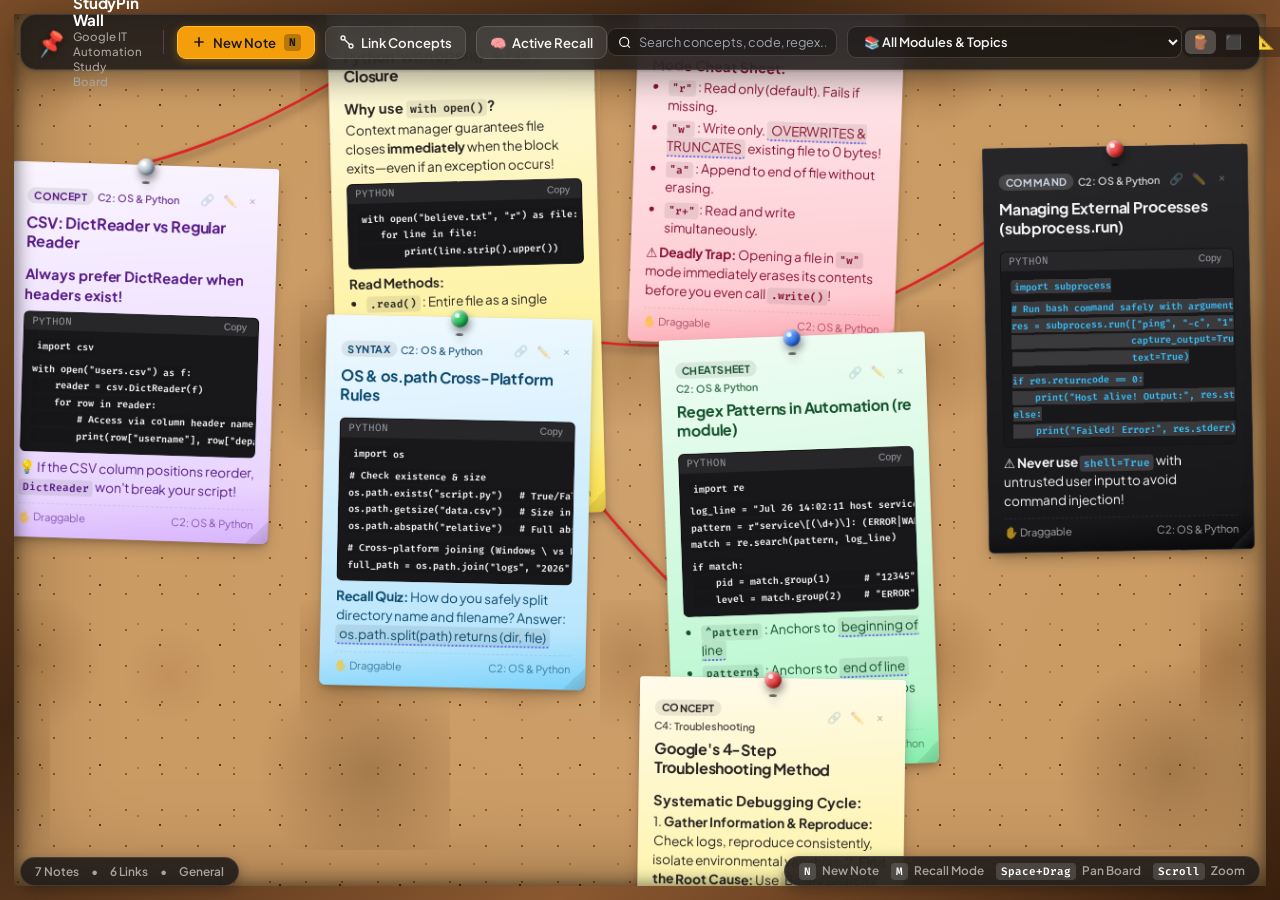
<file: index.html>
<!DOCTYPE html>
<html lang="en">
<head>
  <meta charset="UTF-8">
  <meta name="viewport" content="width=device-width, initial-scale=1.0">
  <title>StudyPin — Google IT Automation Concept Wall</title>
  <link rel="stylesheet" href="style.css">
  <link rel="preconnect" href="https://fonts.googleapis.com">
  <link rel="preconnect" href="https://fonts.gstatic.com" crossorigin>
  <link href="https://fonts.googleapis.com/css2?family=Caveat:wght@600;700&family=Fira+Code:wght@400;500;600&family=Plus+Jakarta+Sans:wght@400;500;600;700;800&display=swap" rel="stylesheet">
</head>
<body class="theme-corkboard">
  <!-- Top Navigation / Control Bar -->
  <header class="app-header">
    <div class="header-left">
      <div class="brand">
        <span class="brand-pin">📌</span>
        <div>
          <h1 class="brand-title">StudyPin Wall</h1>
          <p class="brand-subtitle">Google IT Automation Study Board</p>
        </div>
      </div>

      <div class="divider"></div>

      <!-- Quick Action Buttons -->
      <button id="btn-new-note" class="btn btn-primary" title="Create a new sticky note (Hotkey: N)">
        <svg width="16" height="16" viewBox="0 0 24 24" fill="none" stroke="currentColor" stroke-width="2.5"><path d="M12 5v14M5 12h14"/></svg>
        <span>New Note</span>
        <kbd>N</kbd>
      </button>

      <button id="btn-toggle-string-mode" class="btn btn-secondary" title="Connect two notes with yarn/string">
        <svg width="16" height="16" viewBox="0 0 24 24" fill="none" stroke="currentColor" stroke-width="2"><circle cx="6" cy="6" r="3"/><circle cx="18" cy="18" r="3"/><path d="M8.5 8.5l7 7"/></svg>
        <span>Link Concepts</span>
      </button>

      <button id="btn-recall-mode" class="btn btn-toggle" title="Active recall mode: blur code & answers until clicked (Hotkey: M)">
        <span class="icon">🧠</span>
        <span>Active Recall</span>
      </button>
    </div>

    <!-- Center Module Filter & Search -->
    <div class="header-center">
      <div class="search-box">
        <svg width="15" height="15" viewBox="0 0 24 24" fill="none" stroke="currentColor" stroke-width="2.2"><circle cx="11" cy="11" r="8"/><path d="m21 21-4.3-4.3"/></svg>
        <input type="text" id="input-search" placeholder="Search concepts, code, regex... (/)" />
        <button id="btn-clear-search" class="btn-clear hidden">&times;</button>
      </div>

      <div class="filter-dropdown-wrapper">
        <select id="select-module-filter" class="select-filter">
          <option value="all">📚 All Modules & Topics</option>
          <option value="c1">Course 1: Python Crash Course</option>
          <option value="c2">Course 2: Python & OS (Files, CSV, Regex)</option>
          <option value="c3">Course 3: Git & GitHub</option>
          <option value="c4">Course 4: Troubleshooting & Debugging</option>
          <option value="c5">Course 5: Configuration Management (Puppet)</option>
          <option value="c6">Course 6: Real-World Automation</option>
          <option value="custom">📌 Custom Notes</option>
        </select>
      </div>
    </div>

    <!-- Right Controls: View, Themes, Tools -->
    <div class="header-right">
      <!-- Theme Switcher -->
      <div class="theme-picker" title="Wall texture / surface">
        <button class="theme-btn active" data-theme="corkboard" title="Corkboard Wall">🪵</button>
        <button class="theme-btn" data-theme="slate" title="Slate Tech Dark">⬛</button>
        <button class="theme-btn" data-theme="blueprint" title="Blueprint Grid">📐</button>
        <button class="theme-btn" data-theme="clean" title="Studio Light">📄</button>
      </div>

      <div class="divider"></div>

      <!-- Canvas zoom/pan helper -->
      <div class="zoom-controls">
        <button id="btn-zoom-out" class="icon-btn" title="Zoom Out (-)">−</button>
        <button id="btn-zoom-reset" class="zoom-level" title="Reset Zoom">100%</button>
        <button id="btn-zoom-in" class="icon-btn" title="Zoom In (+)">+</button>
      </div>

      <button id="btn-tidy-board" class="icon-btn" title="Tidy up & auto-arrange notes">
        <svg width="16" height="16" viewBox="0 0 24 24" fill="none" stroke="currentColor" stroke-width="2"><path d="M3 3h7v7H3zM14 3h7v7h-7zM14 14h7v7h-7zM3 14h7v7H3z"/></svg>
      </button>

      <button id="btn-menu-settings" class="icon-btn" title="Backup, Import, Starter Notes, Info">
        <svg width="17" height="17" viewBox="0 0 24 24" fill="none" stroke="currentColor" stroke-width="2"><circle cx="12" cy="12" r="3"/><path d="M19.4 15a1.65 1.65 0 0 0 .33 1.82l.06.06a2 2 0 0 1 0 2.83 2 2 0 0 1-2.83 0l-.06-.06a1.65 1.65 0 0 0-1.82-.33 1.65 1.65 0 0 0-1 1.51V21a2 2 0 0 1-2 2 2 2 0 0 1-2-2v-.09A1.65 1.65 0 0 0 9 19.4a1.65 1.65 0 0 0-1.82.33l-.06.06a2 2 0 0 1-2.83 0 2 2 0 0 1 0-2.83l.06-.06a1.65 1.65 0 0 0 .33-1.82 1.65 1.65 0 0 0-1.51-1H3a2 2 0 0 1-2-2 2 2 0 0 1 2-2h.09A1.65 1.65 0 0 0 4.6 9a1.65 1.65 0 0 0-.33-1.82l-.06-.06a2 2 0 0 1 0-2.83 2 2 0 0 1 2.83 0l.06.06a1.65 1.65 0 0 0 1.82.33H9a1.65 1.65 0 0 0 1-1.51V3a2 2 0 0 1 2-2 2 2 0 0 1 2 2v.09a1.65 1.65 0 0 0 1 1.51 1.65 1.65 0 0 0 1.82-.33l.06-.06a2 2 0 0 1 2.83 0 2 2 0 0 1 0 2.83l-.06.06a1.65 1.65 0 0 0-.33 1.82V9a1.65 1.65 0 0 0 1.51 1H21a2 2 0 0 1 2 2 2 2 0 0 1-2 2h-.09a1.65 1.65 0 0 0-1.51 1z"/></svg>
      </button>
    </div>
  </header>

  <!-- Notification Banner / String link instructions -->
  <div id="banner-notification" class="notification-banner hidden">
    <span id="banner-message">Connecting notes... Click the first note, then the second note to pin a yarn.</span>
    <button id="btn-cancel-string-mode" class="btn-banner-action">Cancel (Esc)</button>
  </div>

  <!-- The Interactive Wall Container -->
  <main id="board-viewport" class="board-viewport">
    <div id="board-canvas" class="board-canvas">
      <!-- SVG Connecting Yarn / Strings Layer -->
      <svg id="svg-strings" class="svg-strings" xmlns="http://www.w3.org/2000/svg"></svg>

      <!-- Pinned Sticky Notes Container -->
      <div id="notes-container" class="notes-container">
        <!-- Sticky notes dynamically rendered here -->
      </div>
    </div>
  </main>

  <!-- Bottom Floating HUD & Shortcuts Hint -->
  <footer class="app-hud">
    <div class="hud-stats">
      <span id="hud-note-count">0 Notes</span> &bull; 
      <span id="hud-string-count">0 Links</span> &bull; 
      <span id="hud-filter-label">All Courses</span>
    </div>
    <div class="hud-shortcuts">
      <span><kbd>N</kbd> New Note</span>
      <span><kbd>M</kbd> Recall Mode</span>
      <span><kbd>Space+Drag</kbd> Pan Board</span>
      <span><kbd>Scroll</kbd> Zoom</span>
    </div>
  </footer>

  <!-- Modal: Note Editor -->
  <dialog id="modal-note-editor" class="app-dialog">
    <div class="dialog-card">
      <div class="dialog-header">
        <h2 id="editor-dialog-title">Pin a New Concept Note</h2>
        <button id="btn-close-editor" class="btn-close" aria-label="Close">&times;</button>
      </div>
      <form id="form-note-editor" method="dialog">
        <div class="form-row">
          <div class="form-group flex-2">
            <label for="note-title">Title / Concept Question</label>
            <input type="text" id="note-title" required placeholder="e.g. Python 'with open' context manager" autocomplete="off" />
          </div>
          <div class="form-group flex-1">
            <label for="note-module">Course Module</label>
            <select id="note-module">
              <option value="c2">C2: OS & Python (Files, CSV, Regex)</option>
              <option value="c1">C1: Python Crash Course</option>
              <option value="c3">C3: Git & Version Control</option>
              <option value="c4">C4: Troubleshooting & Debugging</option>
              <option value="c5">C5: Config Management (Puppet)</option>
              <option value="c6">C6: Real-World Automation</option>
              <option value="custom">General / Custom</option>
            </select>
          </div>
        </div>

        <div class="form-row">
          <div class="form-group">
            <label>Paper Color</label>
            <div class="color-picker-row" id="color-picker-row">
              <label class="color-swatch-label">
                <input type="radio" name="note-color" value="yellow" checked />
                <span class="swatch swatch-yellow" title="Classic Post-it Yellow"></span>
              </label>
              <label class="color-swatch-label">
                <input type="radio" name="note-color" value="blue" />
                <span class="swatch swatch-blue" title="Sky Blue"></span>
              </label>
              <label class="color-swatch-label">
                <input type="radio" name="note-color" value="green" />
                <span class="swatch swatch-green" title="Mint Green"></span>
              </label>
              <label class="color-swatch-label">
                <input type="radio" name="note-color" value="pink" />
                <span class="swatch swatch-pink" title="Rose Pink"></span>
              </label>
              <label class="color-swatch-label">
                <input type="radio" name="note-color" value="purple" />
                <span class="swatch swatch-purple" title="Lavender"></span>
              </label>
              <label class="color-swatch-label">
                <input type="radio" name="note-color" value="dark" />
                <span class="swatch swatch-dark" title="Dark Terminal Slate"></span>
              </label>
            </div>
          </div>

          <div class="form-group">
            <label>Pushpin Color</label>
            <div class="pin-picker-row" id="pin-picker-row">
              <label class="pin-swatch-label">
                <input type="radio" name="pin-color" value="red" checked />
                <span class="pin-indicator pin-red" title="Classic Red Pin"></span>
              </label>
              <label class="pin-swatch-label">
                <input type="radio" name="pin-color" value="blue" />
                <span class="pin-indicator pin-blue" title="Cobalt Blue Pin"></span>
              </label>
              <label class="pin-swatch-label">
                <input type="radio" name="pin-color" value="green" />
                <span class="pin-indicator pin-green" title="Emerald Pin"></span>
              </label>
              <label class="pin-swatch-label">
                <input type="radio" name="pin-color" value="yellow" />
                <span class="pin-indicator pin-yellow" title="Gold Pin"></span>
              </label>
              <label class="pin-swatch-label">
                <input type="radio" name="pin-color" value="silver" />
                <span class="pin-indicator pin-silver" title="Silver Metal Pin"></span>
              </label>
            </div>
          </div>

          <div class="form-group">
            <label for="note-badge">Category Tag</label>
            <select id="note-badge">
              <option value="Concept">🧠 Concept</option>
              <option value="Syntax">⚡ Syntax / Code</option>
              <option value="Gotcha">⚠️ Gotcha / Pitfall</option>
              <option value="Command">💻 Bash / CLI</option>
              <option value="CheatSheet">📋 Quick Sheet</option>
            </select>
          </div>
        </div>

        <div class="form-group">
          <div class="editor-toolbar">
            <label for="note-content">Note Content (Markdown & Code supported)</label>
            <div class="toolbar-helpers">
              <button type="button" class="btn-snippet" data-snip="code" title="Insert Python code block">&lt;/&gt; Python Code</button>
              <button type="button" class="btn-snippet" data-snip="recall" title="Insert recall spoiler: ||hidden answer||">🧠 Spoiler/Recall</button>
              <button type="button" class="btn-snippet" data-snip="bullet" title="Insert bullet list">&bull; List</button>
              <button type="button" class="btn-snippet" data-snip="callout" title="Insert key takeaway tip">💡 Tip</button>
            </div>
          </div>
          <textarea id="note-content" rows="9" placeholder="Write your memorization notes, syntax, context managers, regex patterns, or questions here...

Tip: Surround text with ||two bars|| to hide it in Active Recall mode!

```python
with open('data.txt') as file:
    for line in file:
        print(line.strip())
```"></textarea>
        </div>

        <div class="dialog-footer">
          <button type="button" id="btn-delete-current-note" class="btn btn-danger hidden">Delete Note</button>
          <div class="spacer"></div>
          <button type="button" id="btn-cancel-editor" class="btn btn-ghost">Cancel</button>
          <button type="submit" id="btn-save-note" class="btn btn-primary">Pin to Wall 📌</button>
        </div>
      </form>
    </div>
  </dialog>

  <!-- Modal: Settings, Backup & Starter Notes -->
  <dialog id="modal-settings" class="app-dialog">
    <div class="dialog-card dialog-settings">
      <div class="dialog-header">
        <h2>Wall Settings & Study Packs</h2>
        <button id="btn-close-settings" class="btn-close">&times;</button>
      </div>

      <div class="settings-content">
        <section class="settings-section">
          <h3>📚 Google IT Automation Starter Pack</h3>
          <p class="section-desc">Instantly populate your wall with curated high-yield notes for Course 2 (Files, Regex, Subprocess, OS), Course 3 (Git), and Course 4 (Troubleshooting).</p>
          <div class="btn-row">
            <button id="btn-load-starter-notes" class="btn btn-accent">
              <span>📥 Load IT Automation Starter Pack</span>
            </button>
            <button id="btn-clear-all-notes" class="btn btn-danger-outline">
              <span>🗑️ Clear Wall</span>
            </button>
          </div>
        </section>

        <section class="settings-section">
          <h3>💾 Backup & Portability</h3>
          <p class="section-desc">Your notes are automatically saved locally in your browser. You can export a JSON backup file or import existing study notes anytime.</p>
          <div class="btn-row">
            <button id="btn-export-backup" class="btn btn-secondary">
              <svg width="15" height="15" viewBox="0 0 24 24" fill="none" stroke="currentColor" stroke-width="2"><path d="M21 15v4a2 2 0 0 1-2 2H5a2 2 0 0 1-2-2v-4M7 10l5 5 5-5M12 15V3"/></svg>
              <span>Export Notes (JSON)</span>
            </button>
            <label class="btn btn-secondary btn-file-label">
              <svg width="15" height="15" viewBox="0 0 24 24" fill="none" stroke="currentColor" stroke-width="2"><path d="M21 15v4a2 2 0 0 1-2 2H5a2 2 0 0 1-2-2v-4M17 8l-5-5-5 5M12 3v12"/></svg>
              <span>Import Notes</span>
              <input type="file" id="input-import-file" accept=".json" style="display:none;" />
            </label>
            <button id="btn-print-wall" class="btn btn-secondary">
              <svg width="15" height="15" viewBox="0 0 24 24" fill="none" stroke="currentColor" stroke-width="2"><polyline points="6 9 6 2 18 2 18 9"/><path d="M6 18H4a2 2 0 0 1-2-2v-5a2 2 0 0 1 2-2h16a2 2 0 0 1 2 2v5a2 2 0 0 1-2 2h-2"/><rect x="6" y="14" width="12" height="8"/></svg>
              <span>Print Study Sheet</span>
            </button>
          </div>
        </section>

        <section class="settings-section">
          <h3>🎯 How to use StudyPin for Active Recall</h3>
          <ul class="tips-list">
            <li><strong>Pin Notes Anywhere:</strong> Click and drag notes around the corkboard. Pinned notes stay right where you leave them.</li>
            <li><strong>Link Concepts with Red Yarn:</strong> Click "Link Concepts", then click two related notes (like Python <code>with open</code> and CSV <code>DictReader</code>) to visualize connections.</li>
            <li><strong>Active Recall Mode:</strong> Press <kbd>M</kbd> to blur code blocks and answers marked with <code>||answer||</code>. Quiz yourself, then hover or click to verify!</li>
            <li><strong>Pan & Zoom:</strong> Hold <kbd>Space</kbd> and drag anywhere on the wall to pan, or use mouse wheel to zoom in and out.</li>
          </ul>
        </section>
      </div>

      <div class="dialog-footer">
        <button id="btn-settings-done" class="btn btn-primary">Done</button>
      </div>
    </div>
  </dialog>

  <!-- Audio elements for subtle tactile sounds (generated via Web Audio API, so no external files needed!) -->
  <script src="app.js"></script>
</body>
</html>
</file>
<file: style.css>
/* ==========================================================================
   StudyPin - Google IT Automation Concept Wall
   Modern, tactile corkboard & active recall study environment
   ========================================================================== */

:root {
  --font-main: 'Plus Jakarta Sans', system-ui, -apple-system, sans-serif;
  --font-hand: 'Caveat', cursive;
  --font-code: 'Fira Code', ui-monospace, SFMono-Regular, Menlo, Monaco, Consolas, monospace;

  /* App Bar Theme */
  --bar-bg: rgba(28, 25, 23, 0.88);
  --bar-border: rgba(255, 255, 255, 0.12);
  --bar-text: #f5f5f4;
  --bar-muted: #a8a29e;
  
  --primary: #f59e0b;
  --primary-hover: #d97706;
  --primary-text: #1c1917;

  --accent-red: #ef4444;
  --accent-blue: #3b82f6;
  --accent-green: #10b981;
}

/* Reset & Basics */
*, *::before, *::after {
  box-sizing: border-box;
  margin: 0;
  padding: 0;
}

html, body {
  width: 100%;
  height: 100%;
  overflow: hidden;
  font-family: var(--font-main);
  color: #1f2937;
  user-select: none;
}

/* ==========================================================================
   Wall Themes (Corkboard, Slate, Blueprint, Clean)
   ========================================================================== */

/* 1. Realistic Corkboard Theme */
body.theme-corkboard {
  background-color: #cb9b64;
  background-image: 
    radial-gradient(circle at 50% 50%, rgba(255,255,255,0.06) 0%, transparent 60%),
    radial-gradient(circle at 10% 20%, rgba(139, 90, 43, 0.35) 0%, transparent 20%),
    radial-gradient(circle at 80% 80%, rgba(92, 58, 26, 0.35) 0%, transparent 25%),
    radial-gradient(circle at 40% 70%, rgba(180, 130, 80, 0.4) 0%, transparent 15%),
    radial-gradient(#8d5924 1px, transparent 1px),
    radial-gradient(#ab763c 1.5px, transparent 1.5px),
    radial-gradient(#5a3916 1px, transparent 1px);
  background-size: 100% 100%, 300px 300px, 400px 400px, 350px 350px, 36px 36px, 48px 48px, 60px 60px;
  background-position: 0 0, 0 0, 50px 50px, 30px 80px, 0 0, 18px 24px, 10px 15px;
  box-shadow: inset 0 0 100px rgba(45, 25, 10, 0.55);
}

/* Wooden frame illusion around board */
body.theme-corkboard::before {
  content: "";
  position: fixed;
  inset: 0;
  pointer-events: none;
  border: 14px solid #5a381e;
  border-image: linear-gradient(135deg, #784c28, #422814, #8b5830, #381f0d) 14;
  box-shadow: inset 0 0 20px rgba(0,0,0,0.65), 0 0 30px rgba(0,0,0,0.4);
  z-index: 100;
}

/* 2. Slate Dark Theme */
body.theme-slate {
  background-color: #0f172a;
  background-image: 
    radial-gradient(#334155 1.5px, transparent 1.5px),
    radial-gradient(circle at 50% 50%, rgba(30, 41, 59, 0.6) 0%, rgba(15, 23, 42, 0.95) 100%);
  background-size: 32px 32px, 100% 100%;
}
body.theme-slate::before { display: none; }

/* 3. Blueprint Grid Theme */
body.theme-blueprint {
  background-color: #0c233c;
  background-image: 
    linear-gradient(rgba(56, 189, 248, 0.15) 1px, transparent 1px),
    linear-gradient(90deg, rgba(56, 189, 248, 0.15) 1px, transparent 1px),
    linear-gradient(rgba(56, 189, 248, 0.05) 1px, transparent 1px),
    linear-gradient(90deg, rgba(56, 189, 248, 0.05) 1px, transparent 1px);
  background-size: 100px 100px, 100px 100px, 20px 20px, 20px 20px;
}
body.theme-blueprint::before { display: none; }

/* 4. Clean Minimal Theme */
body.theme-clean {
  background-color: #f8fafc;
  background-image: 
    radial-gradient(#cbd5e1 1.2px, transparent 1.2px);
  background-size: 28px 28px;
}
body.theme-clean::before { display: none; }


/* ==========================================================================
   Header App Bar
   ========================================================================== */
.app-header {
  position: fixed;
  top: 14px;
  left: 20px;
  right: 20px;
  height: 56px;
  background: var(--bar-bg);
  backdrop-filter: blur(14px);
  -webkit-backdrop-filter: blur(14px);
  border: 1px solid var(--bar-border);
  border-radius: 16px;
  display: flex;
  align-items: center;
  justify-content: space-between;
  padding: 0 16px;
  color: var(--bar-text);
  box-shadow: 0 10px 30px rgba(0, 0, 0, 0.35), 0 1px 3px rgba(0, 0, 0, 0.2);
  z-index: 1000;
}

.header-left, .header-center, .header-right {
  display: flex;
  align-items: center;
  gap: 10px;
}

.brand {
  display: flex;
  align-items: center;
  gap: 8px;
  margin-right: 6px;
}

.brand-pin {
  font-size: 1.4rem;
  filter: drop-shadow(0 2px 4px rgba(0,0,0,0.4));
  transform: rotate(-10deg);
  display: inline-block;
}

.brand-title {
  font-size: 0.95rem;
  font-weight: 700;
  letter-spacing: -0.01em;
  color: #fff;
  line-height: 1.1;
}

.brand-subtitle {
  font-size: 0.72rem;
  color: var(--bar-muted);
  font-weight: 500;
}

.divider {
  width: 1px;
  height: 24px;
  background: rgba(255, 255, 255, 0.15);
  margin: 0 4px;
}

/* ==========================================================================
   Buttons & Inputs
   ========================================================================== */
.btn {
  display: inline-flex;
  align-items: center;
  gap: 6px;
  padding: 7px 13px;
  font-size: 0.82rem;
  font-weight: 600;
  font-family: inherit;
  border-radius: 9px;
  border: 1px solid transparent;
  cursor: pointer;
  transition: all 0.18s ease;
  white-space: nowrap;
}

.btn kbd {
  background: rgba(0, 0, 0, 0.25);
  padding: 1px 5px;
  border-radius: 4px;
  font-size: 0.7rem;
  font-family: var(--font-code);
  font-weight: 700;
  margin-left: 2px;
}

.btn-primary {
  background: #f59e0b;
  color: #1c1917;
  border-color: #fbbf24;
  box-shadow: 0 2px 8px rgba(245, 158, 11, 0.35);
}
.btn-primary:hover {
  background: #fbbf24;
  transform: translateY(-1px);
  box-shadow: 0 4px 12px rgba(245, 158, 11, 0.5);
}
.btn-primary:active {
  transform: translateY(0);
}

.btn-secondary {
  background: rgba(255, 255, 255, 0.08);
  color: #f5f5f4;
  border-color: rgba(255, 255, 255, 0.12);
}
.btn-secondary:hover {
  background: rgba(255, 255, 255, 0.15);
  color: #fff;
  border-color: rgba(255, 255, 255, 0.25);
}

.btn-toggle {
  background: rgba(255, 255, 255, 0.08);
  color: #f5f5f4;
  border: 1px solid rgba(255, 255, 255, 0.15);
}
.btn-toggle.active {
  background: #6366f1;
  color: #ffffff;
  border-color: #818cf8;
  box-shadow: 0 0 12px rgba(99, 102, 241, 0.55);
}

.icon-btn {
  width: 34px;
  height: 34px;
  display: inline-flex;
  align-items: center;
  justify-content: center;
  background: rgba(255, 255, 255, 0.08);
  border: 1px solid rgba(255, 255, 255, 0.12);
  color: #f5f5f4;
  border-radius: 8px;
  cursor: pointer;
  transition: all 0.15s ease;
  font-weight: 600;
  font-size: 0.9rem;
}
.icon-btn:hover {
  background: rgba(255, 255, 255, 0.18);
  color: #fff;
}

/* Search Box */
.search-box {
  display: flex;
  align-items: center;
  gap: 7px;
  background: rgba(0, 0, 0, 0.3);
  border: 1px solid rgba(255, 255, 255, 0.15);
  border-radius: 9px;
  padding: 5px 10px;
  width: 230px;
  transition: all 0.2s ease;
}
.search-box:focus-within {
  width: 270px;
  border-color: #f59e0b;
  background: rgba(0, 0, 0, 0.45);
  box-shadow: 0 0 10px rgba(245, 158, 11, 0.25);
}
.search-box input {
  background: transparent;
  border: none;
  outline: none;
  color: #fff;
  font-size: 0.8rem;
  font-family: inherit;
  width: 100%;
}
.search-box input::placeholder {
  color: #9ca3af;
}
.btn-clear {
  background: none;
  border: none;
  color: #9ca3af;
  font-size: 1.1rem;
  cursor: pointer;
  padding: 0 2px;
  line-height: 1;
}
.btn-clear:hover {
  color: #fff;
}

/* Select Module Filter */
.select-filter {
  background: rgba(0, 0, 0, 0.3);
  border: 1px solid rgba(255, 255, 255, 0.15);
  color: #f3f4f6;
  padding: 6px 12px;
  font-size: 0.8rem;
  font-family: inherit;
  font-weight: 600;
  border-radius: 9px;
  outline: none;
  cursor: pointer;
}
.select-filter option {
  background: #1c1917;
  color: #fff;
}

/* Theme buttons */
.theme-picker {
  display: flex;
  background: rgba(0, 0, 0, 0.25);
  padding: 3px;
  border-radius: 9px;
  gap: 2px;
}
.theme-btn {
  background: transparent;
  border: none;
  padding: 4px 7px;
  border-radius: 6px;
  cursor: pointer;
  font-size: 0.85rem;
  transition: background 0.15s ease;
}
.theme-btn:hover {
  background: rgba(255, 255, 255, 0.12);
}
.theme-btn.active {
  background: rgba(255, 255, 255, 0.22);
}

/* Zoom controls */
.zoom-controls {
  display: flex;
  align-items: center;
  background: rgba(0, 0, 0, 0.25);
  border-radius: 8px;
  border: 1px solid rgba(255, 255, 255, 0.1);
}
.zoom-controls .icon-btn {
  background: transparent;
  border: none;
  height: 30px;
  width: 28px;
}
.zoom-level {
  background: transparent;
  border: none;
  color: #e5e7eb;
  font-size: 0.75rem;
  font-weight: 700;
  font-family: var(--font-code);
  padding: 0 4px;
  cursor: pointer;
}

/* Notification Banner */
.notification-banner {
  position: fixed;
  top: 78px;
  left: 50%;
  transform: translateX(-50%);
  background: #ef4444;
  color: #ffffff;
  padding: 9px 18px;
  border-radius: 30px;
  font-size: 0.85rem;
  font-weight: 600;
  box-shadow: 0 8px 24px rgba(239, 68, 68, 0.45);
  display: flex;
  align-items: center;
  gap: 14px;
  z-index: 1000;
  animation: pulse-banner 1.5s infinite;
}
@keyframes pulse-banner {
  0%, 100% { transform: translateX(-50%) scale(1); }
  50% { transform: translateX(-50%) scale(1.02); }
}
.btn-banner-action {
  background: rgba(0, 0, 0, 0.35);
  border: 1px solid rgba(255, 255, 255, 0.3);
  color: #fff;
  border-radius: 14px;
  padding: 3px 10px;
  font-size: 0.75rem;
  font-weight: 700;
  cursor: pointer;
}

/* ==========================================================================
   Wall Canvas Viewport & Layers
   ========================================================================== */
.board-viewport {
  position: absolute;
  inset: 0;
  overflow: hidden;
  cursor: grab;
}
.board-viewport:active {
  cursor: grabbing;
}

.board-canvas {
  position: absolute;
  width: 5000px;
  height: 5000px;
  top: 0;
  left: 0;
  transform-origin: 0 0;
  will-change: transform;
}

/* SVG Yarn / String Layer */
.svg-strings {
  position: absolute;
  inset: 0;
  width: 100%;
  height: 100%;
  pointer-events: none;
  z-index: 5;
}

.yarn-string {
  fill: none;
  stroke: #dc2626;
  stroke-width: 2.8;
  stroke-linecap: round;
  filter: drop-shadow(2px 5px 4px rgba(0, 0, 0, 0.45));
}

.yarn-string.yarn-secondary {
  stroke: #f59e0b;
  stroke-dasharray: 6 3;
}

.yarn-pin-joint {
  fill: #b91c1c;
  stroke: #ffffff;
  stroke-width: 1.5;
  filter: drop-shadow(0 2px 4px rgba(0,0,0,0.5));
}

/* Notes Container */
.notes-container {
  position: absolute;
  inset: 0;
  z-index: 10;
}

/* ==========================================================================
   Sticky Note Card
   ========================================================================== */
.sticky-note {
  position: absolute;
  width: 280px;
  min-height: 220px;
  border-radius: 3px 3px 6px 6px;
  padding: 24px 16px 14px 16px;
  cursor: grab;
  transform: rotate(var(--rot, 0deg));
  transform-origin: 50% 12px;
  transition: transform 0.18s cubic-bezier(0.2, 0, 0, 1), box-shadow 0.18s ease;
  user-select: none;
  box-shadow: 
    0 8px 18px -4px rgba(0, 0, 0, 0.28),
    0 4px 6px -2px rgba(0, 0, 0, 0.18),
    0 0 1px rgba(0, 0, 0, 0.2);
  display: flex;
  flex-direction: column;
}

.sticky-note:hover {
  transform: rotate(0deg) translateY(-2px) scale(1.015);
  box-shadow: 
    0 16px 28px -6px rgba(0, 0, 0, 0.35),
    0 8px 10px -4px rgba(0, 0, 0, 0.2);
  z-index: 40 !important;
}

.sticky-note.is-dragging {
  cursor: grabbing !important;
  transform: rotate(0deg) scale(1.04) !important;
  box-shadow: 
    0 22px 35px -8px rgba(0, 0, 0, 0.45),
    0 12px 14px -4px rgba(0, 0, 0, 0.25) !important;
  z-index: 999 !important;
  transition: none;
}

/* Dimming when search/filter active */
.sticky-note.dimmed {
  opacity: 0.18;
  filter: grayscale(80%);
  pointer-events: none;
}

/* Connecting mode highlight */
.sticky-note.selectable-source {
  outline: 3px solid #ef4444;
  box-shadow: 0 0 25px rgba(239, 68, 68, 0.7);
}
.sticky-note.selectable-target:hover {
  outline: 3px solid #10b981;
  box-shadow: 0 0 25px rgba(16, 185, 129, 0.7);
}

/* Paper Color Themes */
.sticky-note.color-yellow {
  background: linear-gradient(175deg, #fffbeb 0%, #fef08a 85%, #fde047 100%);
  color: #292524;
}
.sticky-note.color-blue {
  background: linear-gradient(175deg, #f0f9ff 0%, #bae6fd 85%, #7dd3fc 100%);
  color: #0c4a6e;
}
.sticky-note.color-green {
  background: linear-gradient(175deg, #f0fdf4 0%, #bbf7d0 85%, #86efac 100%);
  color: #14532d;
}
.sticky-note.color-pink {
  background: linear-gradient(175deg, #fff1f2 0%, #fecdd3 85%, #fda4af 100%);
  color: #881337;
}
.sticky-note.color-purple {
  background: linear-gradient(175deg, #faf5ff 0%, #e9d5ff 85%, #d8b4fe 100%);
  color: #581c87;
}
.sticky-note.color-dark {
  background: linear-gradient(175deg, #27272a 0%, #18181b 90%, #09090b 100%);
  color: #f4f4f5;
  border: 1px solid rgba(255,255,255,0.12);
}

/* Bottom corner curl effect */
.sticky-note::after {
  content: "";
  position: absolute;
  bottom: 0;
  right: 0;
  width: 24px;
  height: 24px;
  background: linear-gradient(135deg, transparent 50%, rgba(0,0,0,0.08) 50%, rgba(0,0,0,0.15) 100%);
  border-bottom-right-radius: 4px;
  pointer-events: none;
}
.sticky-note.color-dark::after {
  background: linear-gradient(135deg, transparent 50%, rgba(255,255,255,0.06) 50%, rgba(0,0,0,0.5) 100%);
}

/* ==========================================================================
   Pushpin on the Sticky Note
   ========================================================================== */
.pushpin-anchor {
  position: absolute;
  top: -12px;
  left: 50%;
  transform: translateX(-50%);
  width: 28px;
  height: 28px;
  cursor: pointer;
  z-index: 10;
  display: flex;
  align-items: center;
  justify-content: center;
  filter: drop-shadow(2px 5px 4px rgba(0, 0, 0, 0.45));
  transition: transform 0.15s ease;
}
.pushpin-anchor:hover {
  transform: translateX(-50%) scale(1.15);
}

/* Pin Graphic via Pure CSS / SVG */
.pin-head {
  width: 18px;
  height: 18px;
  border-radius: 50%;
  position: relative;
  box-shadow: inset -2px -2px 4px rgba(0,0,0,0.4), inset 2px 2px 4px rgba(255,255,255,0.7);
}

.pin-head::after {
  content: "";
  position: absolute;
  top: 3px;
  left: 4px;
  width: 5px;
  height: 5px;
  background: rgba(255, 255, 255, 0.85);
  border-radius: 50%;
}

.pin-head.pin-red    { background: radial-gradient(circle at 35% 35%, #f87171, #dc2626 70%, #991b1b); }
.pin-head.pin-blue   { background: radial-gradient(circle at 35% 35%, #60a5fa, #2563eb 70%, #1e40af); }
.pin-head.pin-green  { background: radial-gradient(circle at 35% 35%, #4ade80, #16a34a 70%, #166534); }
.pin-head.pin-yellow { background: radial-gradient(circle at 35% 35%, #fde047, #eab308 70%, #854d0e); }
.pin-head.pin-silver { background: radial-gradient(circle at 35% 35%, #f1f5f9, #94a3b8 70%, #475569); }

/* Puncture shadow beneath pin */
.pin-hole-shadow {
  position: absolute;
  bottom: -4px;
  left: 50%;
  transform: translateX(-50%);
  width: 8px;
  height: 3px;
  background: rgba(0, 0, 0, 0.55);
  border-radius: 50%;
  pointer-events: none;
}

/* Pinned lock badge */
.sticky-note.is-locked .pushpin-anchor::before {
  content: "🔒";
  position: absolute;
  top: -8px;
  right: -8px;
  font-size: 10px;
}

/* ==========================================================================
   Note Content Elements
   ========================================================================== */
.note-header {
  display: flex;
  align-items: center;
  justify-content: space-between;
  margin-bottom: 8px;
  gap: 6px;
}

.note-tags {
  display: flex;
  gap: 4px;
  align-items: center;
  flex-wrap: wrap;
}

.badge-tag {
  font-size: 0.68rem;
  font-weight: 700;
  text-transform: uppercase;
  letter-spacing: 0.04em;
  padding: 2px 7px;
  border-radius: 12px;
  background: rgba(0, 0, 0, 0.08);
}
.sticky-note.color-dark .badge-tag {
  background: rgba(255, 255, 255, 0.15);
  color: #cbd5e1;
}

.badge-module {
  font-size: 0.68rem;
  font-weight: 600;
  opacity: 0.8;
}

/* Note Action Menu */
.note-actions {
  display: flex;
  align-items: center;
  gap: 2px;
  opacity: 0.35;
  transition: opacity 0.15s ease;
}
.sticky-note:hover .note-actions {
  opacity: 1;
}
.btn-note-action {
  background: transparent;
  border: none;
  width: 22px;
  height: 22px;
  border-radius: 4px;
  cursor: pointer;
  display: flex;
  align-items: center;
  justify-content: center;
  color: inherit;
  font-size: 0.75rem;
}
.btn-note-action:hover {
  background: rgba(0, 0, 0, 0.1);
}
.sticky-note.color-dark .btn-note-action:hover {
  background: rgba(255, 255, 255, 0.15);
}

/* Note Title */
.note-title {
  font-size: 1rem;
  font-weight: 700;
  line-height: 1.25;
  margin-bottom: 8px;
  letter-spacing: -0.01em;
}

/* Note Body Content */
.note-body {
  font-size: 0.86rem;
  line-height: 1.45;
  flex: 1;
  word-break: break-word;
  user-select: text;
}

.note-body p {
  margin-bottom: 6px;
}
.note-body ul, .note-body ol {
  padding-left: 18px;
  margin-bottom: 6px;
}
.note-body li {
  margin-bottom: 3px;
}

/* Inline Code & Code Blocks */
.note-body code {
  font-family: var(--font-code);
  font-size: 0.8em;
  background: rgba(0, 0, 0, 0.08);
  padding: 1px 4px;
  border-radius: 4px;
  font-weight: 600;
}
.sticky-note.color-dark .note-body code {
  background: rgba(255, 255, 255, 0.15);
  color: #38bdf8;
}

.code-block-wrapper {
  position: relative;
  margin: 6px 0;
  border-radius: 6px;
  overflow: hidden;
  background: #18181b;
  color: #f4f4f5;
  border: 1px solid rgba(0,0,0,0.15);
}
.code-block-header {
  display: flex;
  align-items: center;
  justify-content: space-between;
  padding: 2px 8px;
  background: #27272a;
  font-size: 0.68rem;
  font-family: var(--font-code);
  color: #a1a1aa;
}
.btn-copy-code {
  background: transparent;
  border: none;
  color: #a1a1aa;
  cursor: pointer;
  font-size: 0.65rem;
  padding: 1px 4px;
}
.btn-copy-code:hover {
  color: #fff;
}
.code-block-wrapper pre {
  padding: 8px 10px;
  font-family: var(--font-code);
  font-size: 0.78rem;
  line-height: 1.4;
  overflow-x: auto;
  user-select: text;
}

/* Callout box inside note */
.note-callout {
  background: rgba(245, 158, 11, 0.18);
  border-left: 3px solid #f59e0b;
  padding: 6px 8px;
  border-radius: 0 4px 4px 0;
  margin: 6px 0;
  font-size: 0.8rem;
  font-weight: 500;
}
.sticky-note.color-dark .note-callout {
  background: rgba(245, 158, 11, 0.12);
  color: #fde68a;
}

/* ==========================================================================
   Active Recall & Memorization Masking
   ========================================================================== */
.spoiler {
  background: rgba(0, 0, 0, 0.08);
  padding: 1px 4px;
  border-radius: 4px;
  border-bottom: 2px dotted #6366f1;
  transition: all 0.2s ease;
}

/* When active recall is enabled on the wall */
body.recall-active .spoiler {
  filter: blur(5px);
  background: rgba(99, 102, 241, 0.25);
  color: transparent;
  cursor: pointer;
  user-select: none;
}
body.recall-active .spoiler:hover,
body.recall-active .spoiler.revealed {
  filter: none;
  background: rgba(99, 102, 241, 0.15);
  color: inherit;
  user-select: text;
}

body.recall-active .code-block-wrapper.maskable pre {
  filter: blur(5.5px);
  opacity: 0.3;
  cursor: pointer;
  transition: filter 0.2s, opacity 0.2s;
  user-select: none;
}
body.recall-active .code-block-wrapper.maskable:hover pre,
body.recall-active .code-block-wrapper.maskable.revealed pre {
  filter: none;
  opacity: 1;
  user-select: text;
}

/* Note Footer */
.note-footer {
  margin-top: 8px;
  padding-top: 6px;
  border-top: 1px dashed rgba(0, 0, 0, 0.12);
  display: flex;
  align-items: center;
  justify-content: space-between;
  font-size: 0.7rem;
  opacity: 0.65;
}
.sticky-note.color-dark .note-footer {
  border-top-color: rgba(255, 255, 255, 0.12);
}

/* ==========================================================================
   Bottom Floating HUD
   ========================================================================== */
.app-hud {
  position: fixed;
  bottom: 14px;
  left: 20px;
  right: 20px;
  display: flex;
  align-items: center;
  justify-content: space-between;
  pointer-events: none;
  z-index: 1000;
}

.hud-stats, .hud-shortcuts {
  background: var(--bar-bg);
  backdrop-filter: blur(10px);
  border: 1px solid var(--bar-border);
  border-radius: 30px;
  padding: 6px 14px;
  font-size: 0.74rem;
  color: var(--bar-muted);
  font-weight: 600;
  display: flex;
  align-items: center;
  gap: 12px;
  box-shadow: 0 4px 14px rgba(0, 0, 0, 0.3);
  pointer-events: auto;
}

.hud-shortcuts kbd {
  background: rgba(255, 255, 255, 0.15);
  color: #fff;
  padding: 1px 5px;
  border-radius: 4px;
  font-family: var(--font-code);
  font-size: 0.68rem;
  margin-right: 4px;
}

/* ==========================================================================
   Modals & Dialogs
   ========================================================================== */
.app-dialog {
  margin: auto;
  border: none;
  background: transparent;
  padding: 0;
  max-width: 620px;
  width: 90vw;
  outline: none;
  z-index: 2000;
}

.app-dialog::backdrop {
  background: rgba(0, 0, 0, 0.65);
  backdrop-filter: blur(6px);
}

.dialog-card {
  background: #1c1917;
  color: #f5f5f4;
  border: 1px solid rgba(255, 255, 255, 0.15);
  border-radius: 18px;
  padding: 22px;
  box-shadow: 0 25px 50px -12px rgba(0, 0, 0, 0.75);
}

.dialog-header {
  display: flex;
  align-items: center;
  justify-content: space-between;
  margin-bottom: 16px;
  border-bottom: 1px solid rgba(255, 255, 255, 0.1);
  padding-bottom: 12px;
}

.dialog-header h2 {
  font-size: 1.15rem;
  font-weight: 700;
  color: #fff;
}

.btn-close {
  background: transparent;
  border: none;
  color: #a8a29e;
  font-size: 1.4rem;
  cursor: pointer;
  line-height: 1;
  padding: 0 4px;
}
.btn-close:hover {
  color: #fff;
}

.form-row {
  display: flex;
  gap: 12px;
  margin-bottom: 14px;
}
.flex-1 { flex: 1; }
.flex-2 { flex: 2; }

.form-group {
  display: flex;
  flex-direction: column;
  gap: 6px;
  margin-bottom: 14px;
}
.form-group label {
  font-size: 0.78rem;
  font-weight: 600;
  color: #d6d3d1;
}

.form-group input[type="text"],
.form-group select,
.form-group textarea {
  background: #292524;
  border: 1px solid rgba(255, 255, 255, 0.15);
  border-radius: 8px;
  padding: 8px 12px;
  color: #fff;
  font-family: inherit;
  font-size: 0.85rem;
  outline: none;
  transition: border-color 0.15s ease;
}
.form-group textarea {
  font-family: var(--font-code);
  font-size: 0.82rem;
  line-height: 1.45;
  resize: vertical;
}
.form-group input[type="text"]:focus,
.form-group select:focus,
.form-group textarea:focus {
  border-color: #f59e0b;
  box-shadow: 0 0 0 2px rgba(245, 158, 11, 0.2);
}

/* Color & Pin Picker Swatches */
.color-picker-row, .pin-picker-row {
  display: flex;
  align-items: center;
  gap: 8px;
  padding-top: 4px;
}

.color-swatch-label input, .pin-swatch-label input {
  display: none;
}

.swatch {
  display: block;
  width: 24px;
  height: 24px;
  border-radius: 6px;
  cursor: pointer;
  border: 2px solid transparent;
  transition: transform 0.12s, border-color 0.12s;
}
.swatch-yellow { background: #fef08a; }
.swatch-blue   { background: #7dd3fc; }
.swatch-green  { background: #86efac; }
.swatch-pink   { background: #fda4af; }
.swatch-purple { background: #d8b4fe; }
.swatch-dark   { background: #3f3f46; }

.color-swatch-label input:checked + .swatch {
  border-color: #fff;
  transform: scale(1.15);
  box-shadow: 0 0 8px rgba(255,255,255,0.4);
}

.pin-indicator {
  display: block;
  width: 22px;
  height: 22px;
  border-radius: 50%;
  cursor: pointer;
  border: 2px solid transparent;
  transition: transform 0.12s, border-color 0.12s;
}
.pin-red    { background: #ef4444; }
.pin-blue   { background: #3b82f6; }
.pin-green  { background: #10b981; }
.pin-yellow { background: #eab308; }
.pin-silver { background: #94a3b8; }

.pin-swatch-label input:checked + .pin-indicator {
  border-color: #fff;
  transform: scale(1.2);
  box-shadow: 0 0 8px rgba(255,255,255,0.5);
}

/* Editor Toolbar Helpers */
.editor-toolbar {
  display: flex;
  align-items: center;
  justify-content: space-between;
}
.toolbar-helpers {
  display: flex;
  gap: 6px;
}
.btn-snippet {
  background: rgba(255, 255, 255, 0.08);
  border: 1px solid rgba(255, 255, 255, 0.12);
  color: #d6d3d1;
  font-size: 0.7rem;
  font-weight: 600;
  padding: 2px 7px;
  border-radius: 5px;
  cursor: pointer;
}
.btn-snippet:hover {
  background: rgba(255, 255, 255, 0.16);
  color: #fff;
}

/* Dialog Footer */
.dialog-footer {
  display: flex;
  align-items: center;
  gap: 10px;
  margin-top: 18px;
  border-top: 1px solid rgba(255, 255, 255, 0.1);
  padding-top: 14px;
}
.spacer { flex: 1; }
.btn-ghost {
  background: transparent;
  border: none;
  color: #a8a29e;
}
.btn-ghost:hover {
  color: #fff;
}
.btn-danger {
  background: #dc2626;
  color: #fff;
  border: none;
}
.btn-danger:hover {
  background: #b91c1c;
}
.btn-danger-outline {
  background: transparent;
  border: 1px solid #ef4444;
  color: #ef4444;
}
.btn-danger-outline:hover {
  background: rgba(239, 68, 68, 0.15);
}
.btn-accent {
  background: #4f46e5;
  color: #fff;
  border: 1px solid #6366f1;
}
.btn-accent:hover {
  background: #4338ca;
}

/* Settings Modal Elements */
.dialog-settings {
  max-width: 680px;
}
.settings-content {
  display: flex;
  flex-direction: column;
  gap: 20px;
  max-height: 65vh;
  overflow-y: auto;
  padding-right: 6px;
}
.settings-section h3 {
  font-size: 0.95rem;
  color: #fff;
  margin-bottom: 4px;
}
.section-desc {
  font-size: 0.8rem;
  color: #a8a29e;
  margin-bottom: 10px;
  line-height: 1.4;
}
.btn-row {
  display: flex;
  gap: 10px;
  flex-wrap: wrap;
}
.btn-file-label {
  margin: 0;
  display: inline-flex;
}
.tips-list {
  padding-left: 20px;
  font-size: 0.82rem;
  color: #d6d3d1;
  line-height: 1.6;
}
.tips-list li {
  margin-bottom: 6px;
}

/* Helper Utilities */
.hidden {
  display: none !important;
}

/* Print Styles */
@media print {
  .app-header, .app-hud, .svg-strings, .pushpin-anchor {
    display: none !important;
  }
  body {
    background: #fff !important;
    overflow: visible !important;
  }
  .board-viewport, .board-canvas, .notes-container {
    position: static !important;
    width: 100% !important;
    height: auto !important;
    transform: none !important;
    display: grid !important;
    grid-template-columns: repeat(2, 1fr) !important;
    gap: 20px !important;
  }
  .sticky-note {
    position: static !important;
    transform: none !important;
    border: 1px solid #ccc !important;
    box-shadow: none !important;
    page-break-inside: avoid;
  }
}
</file>
